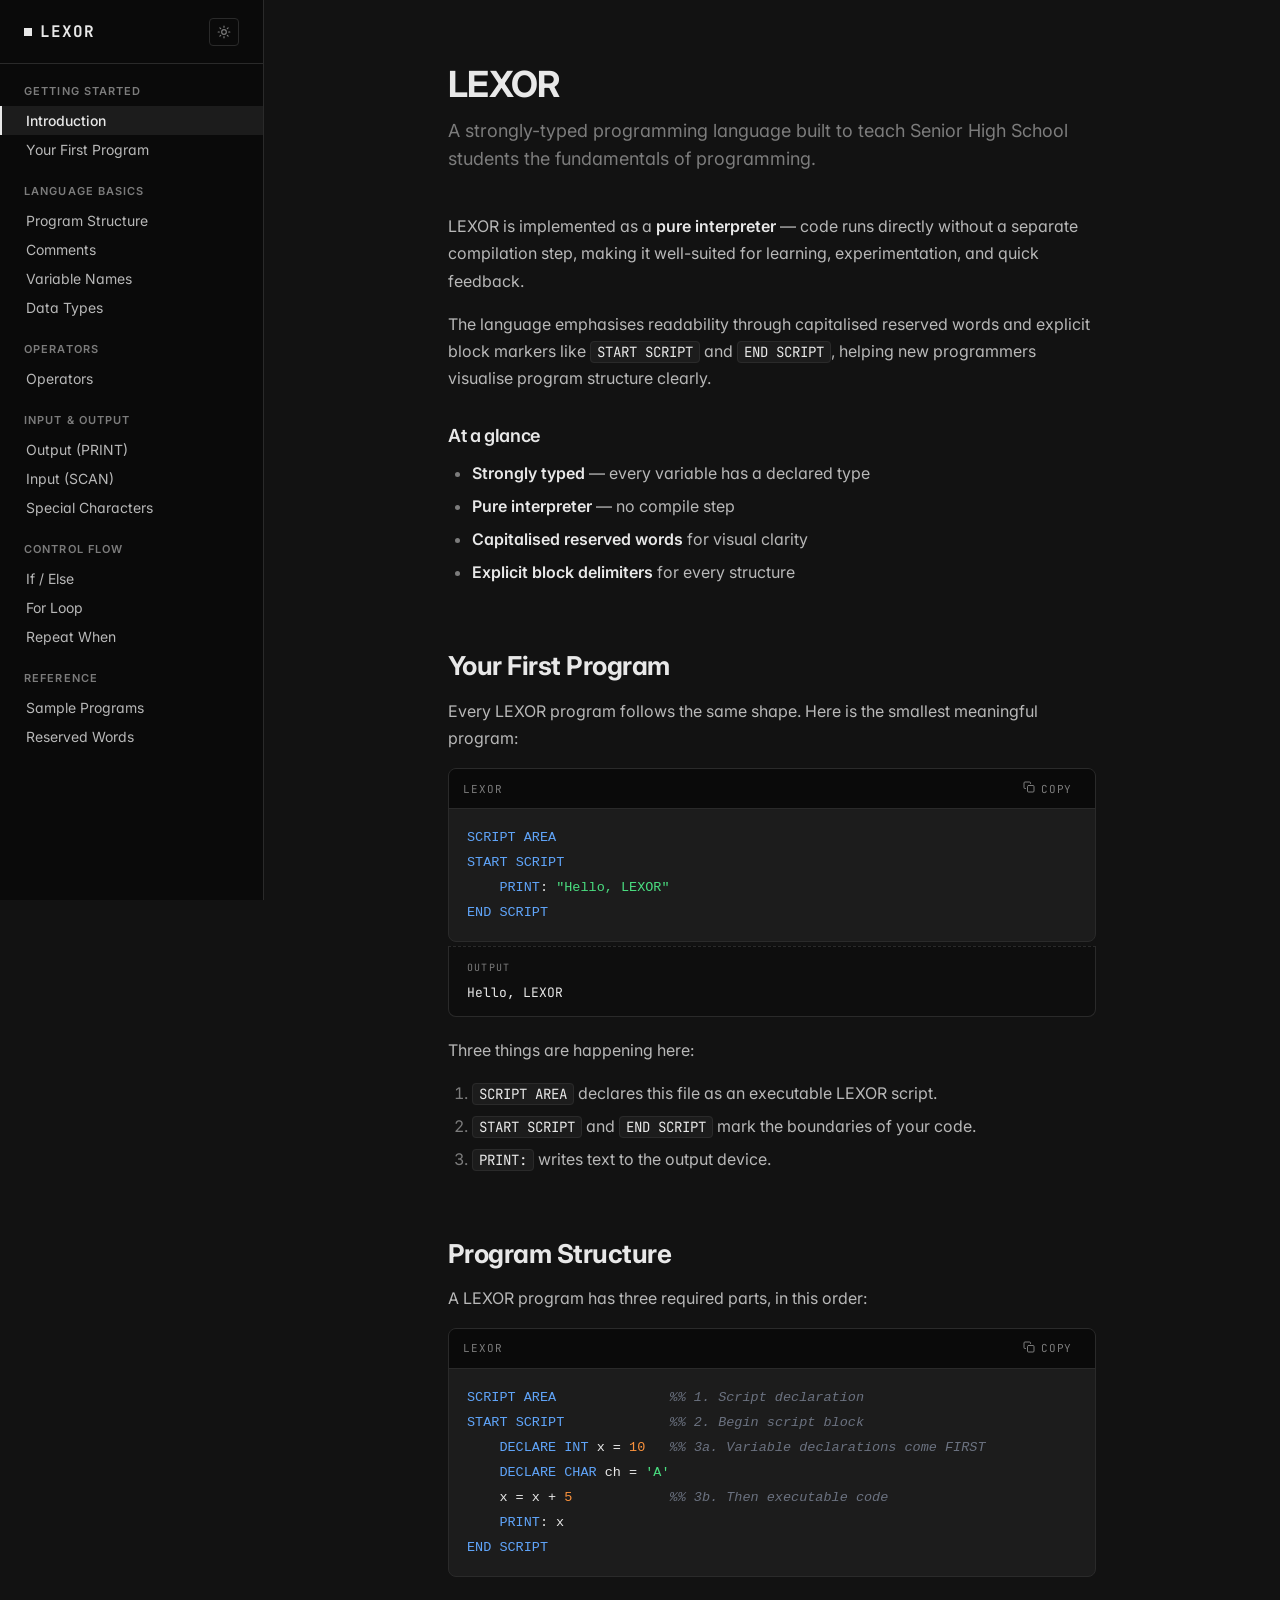
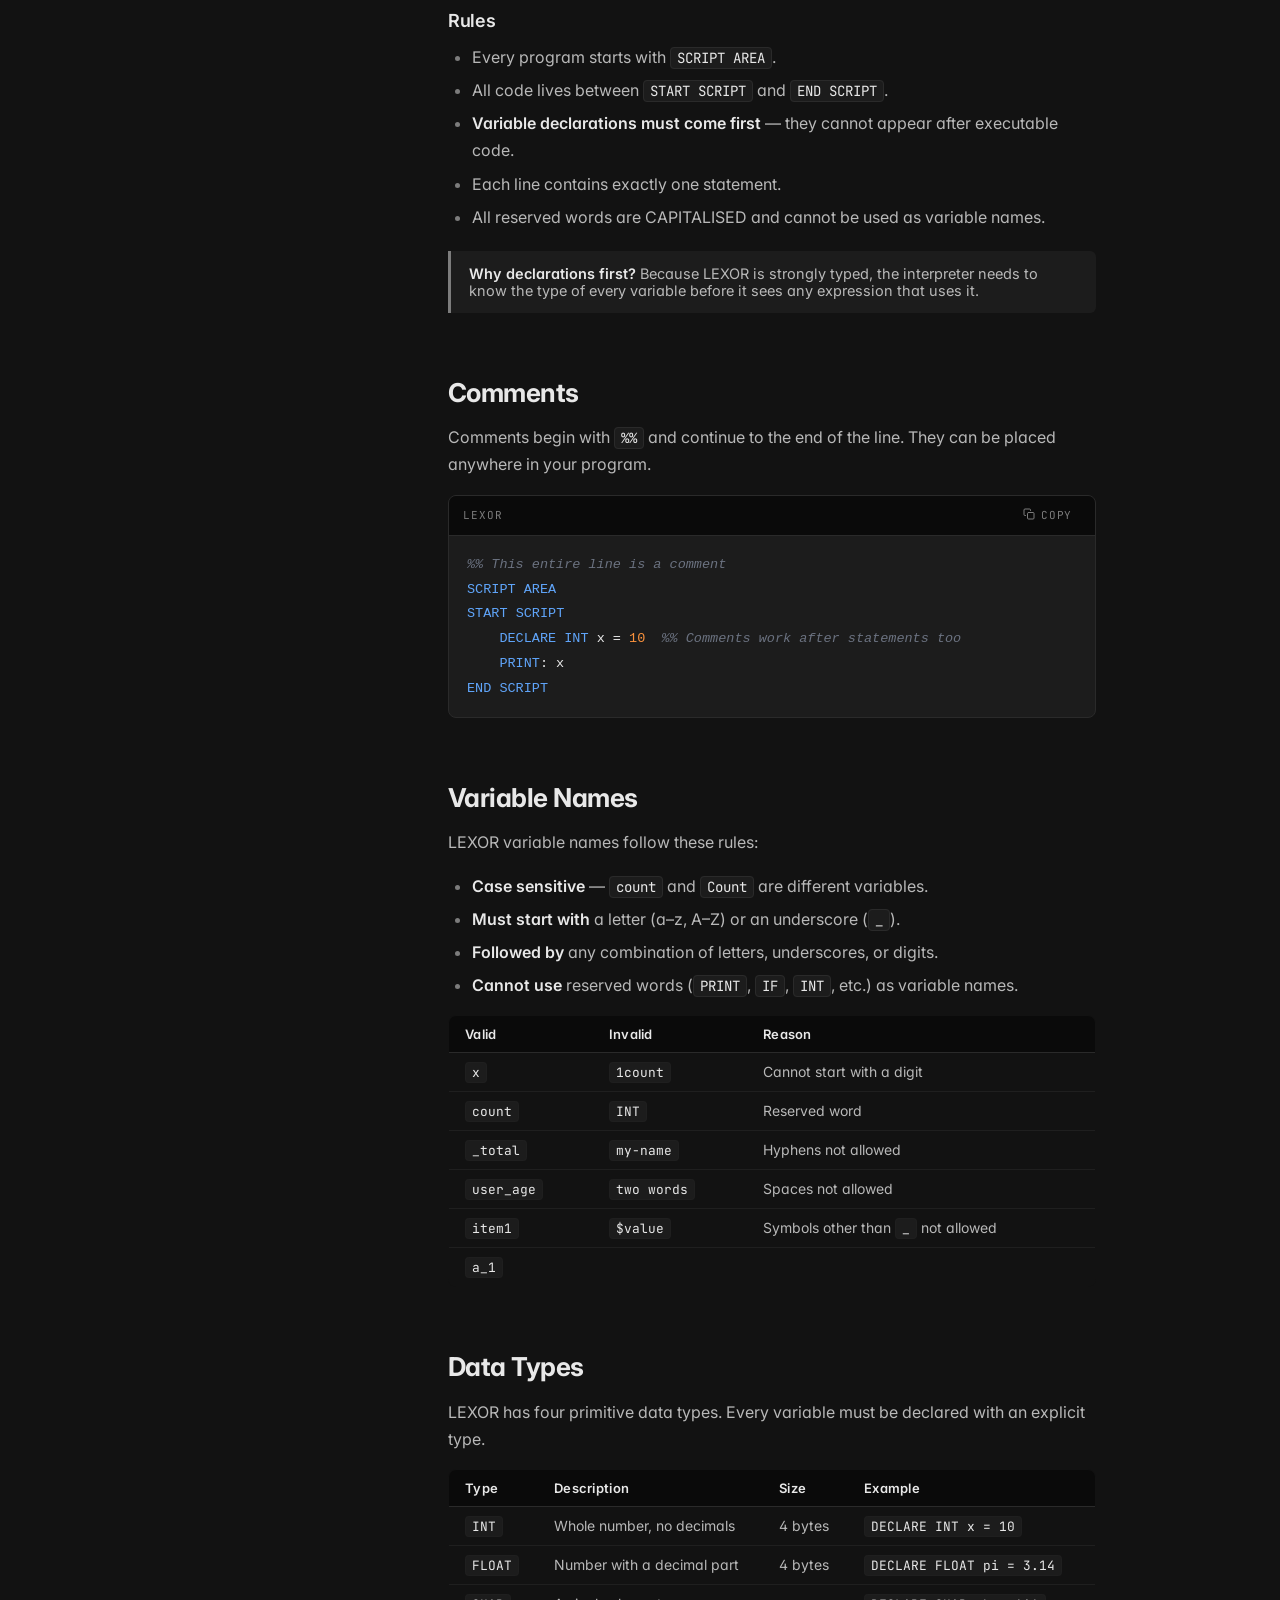
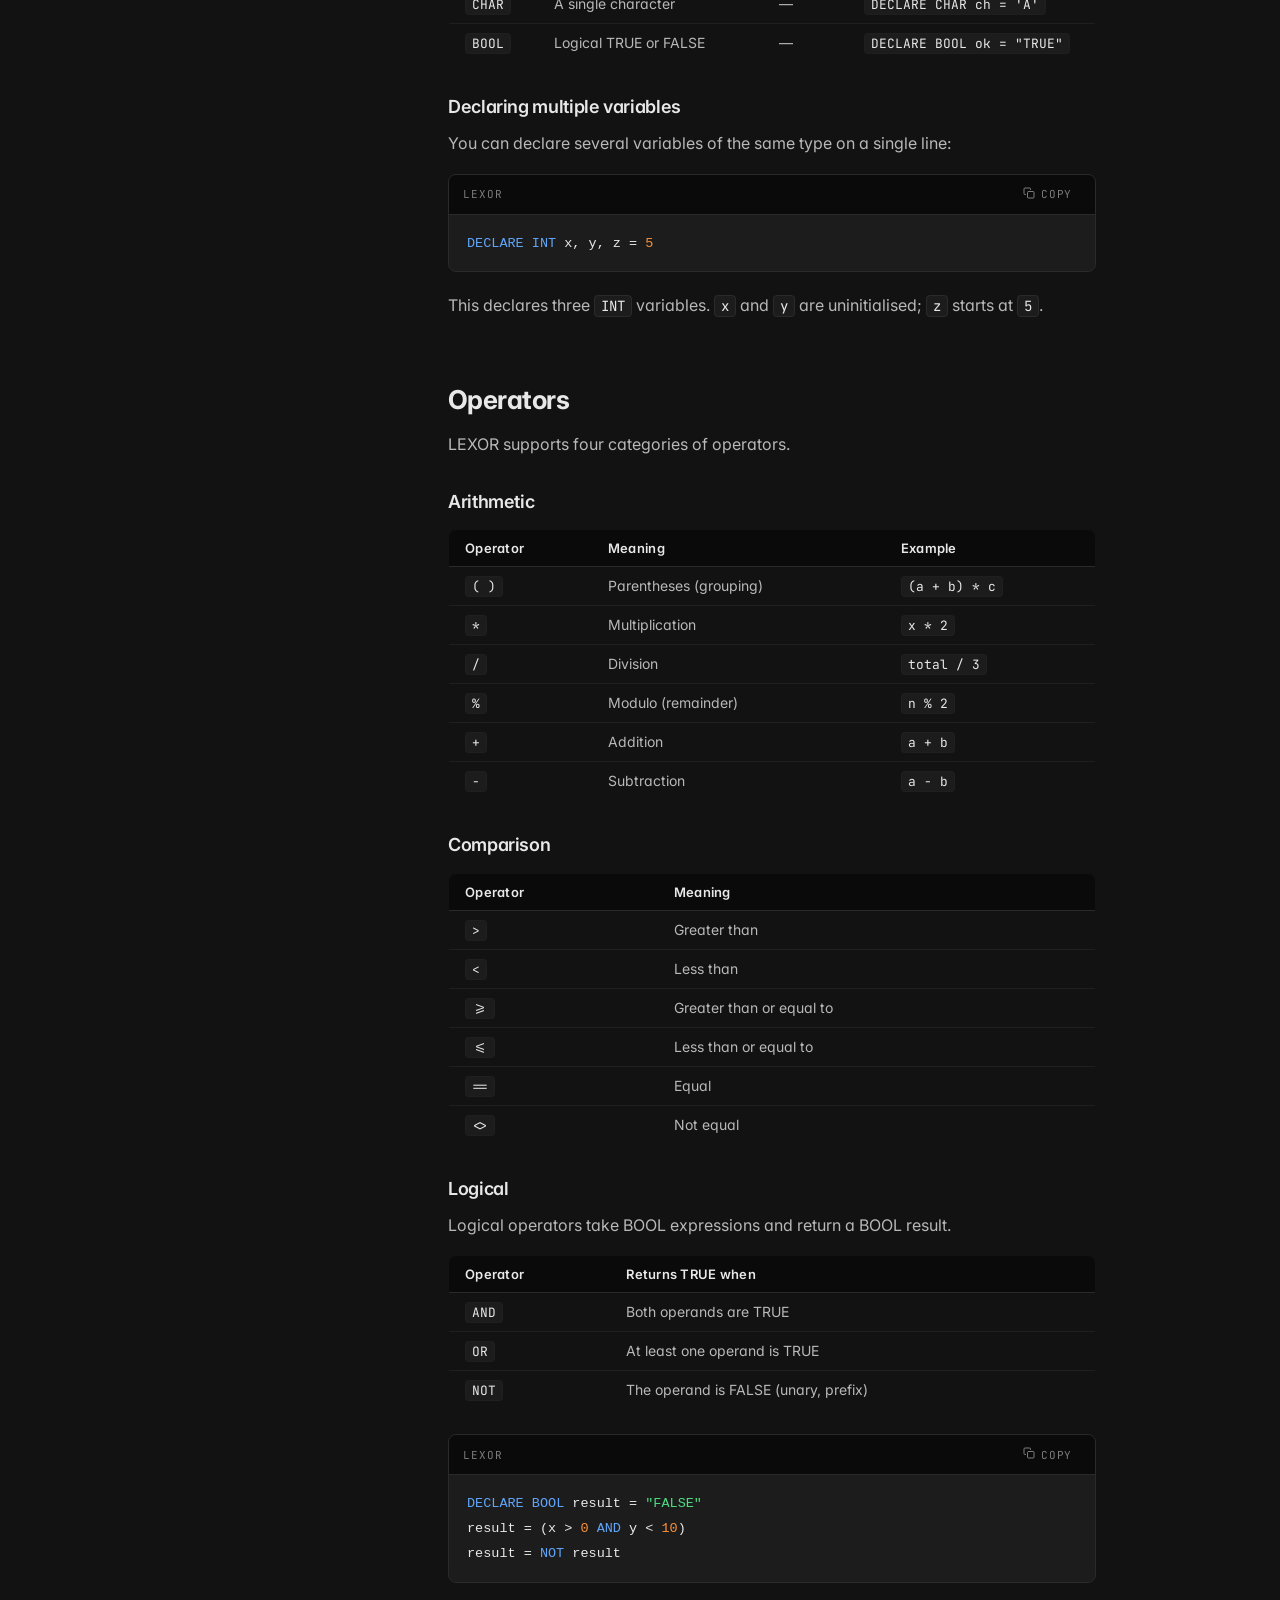
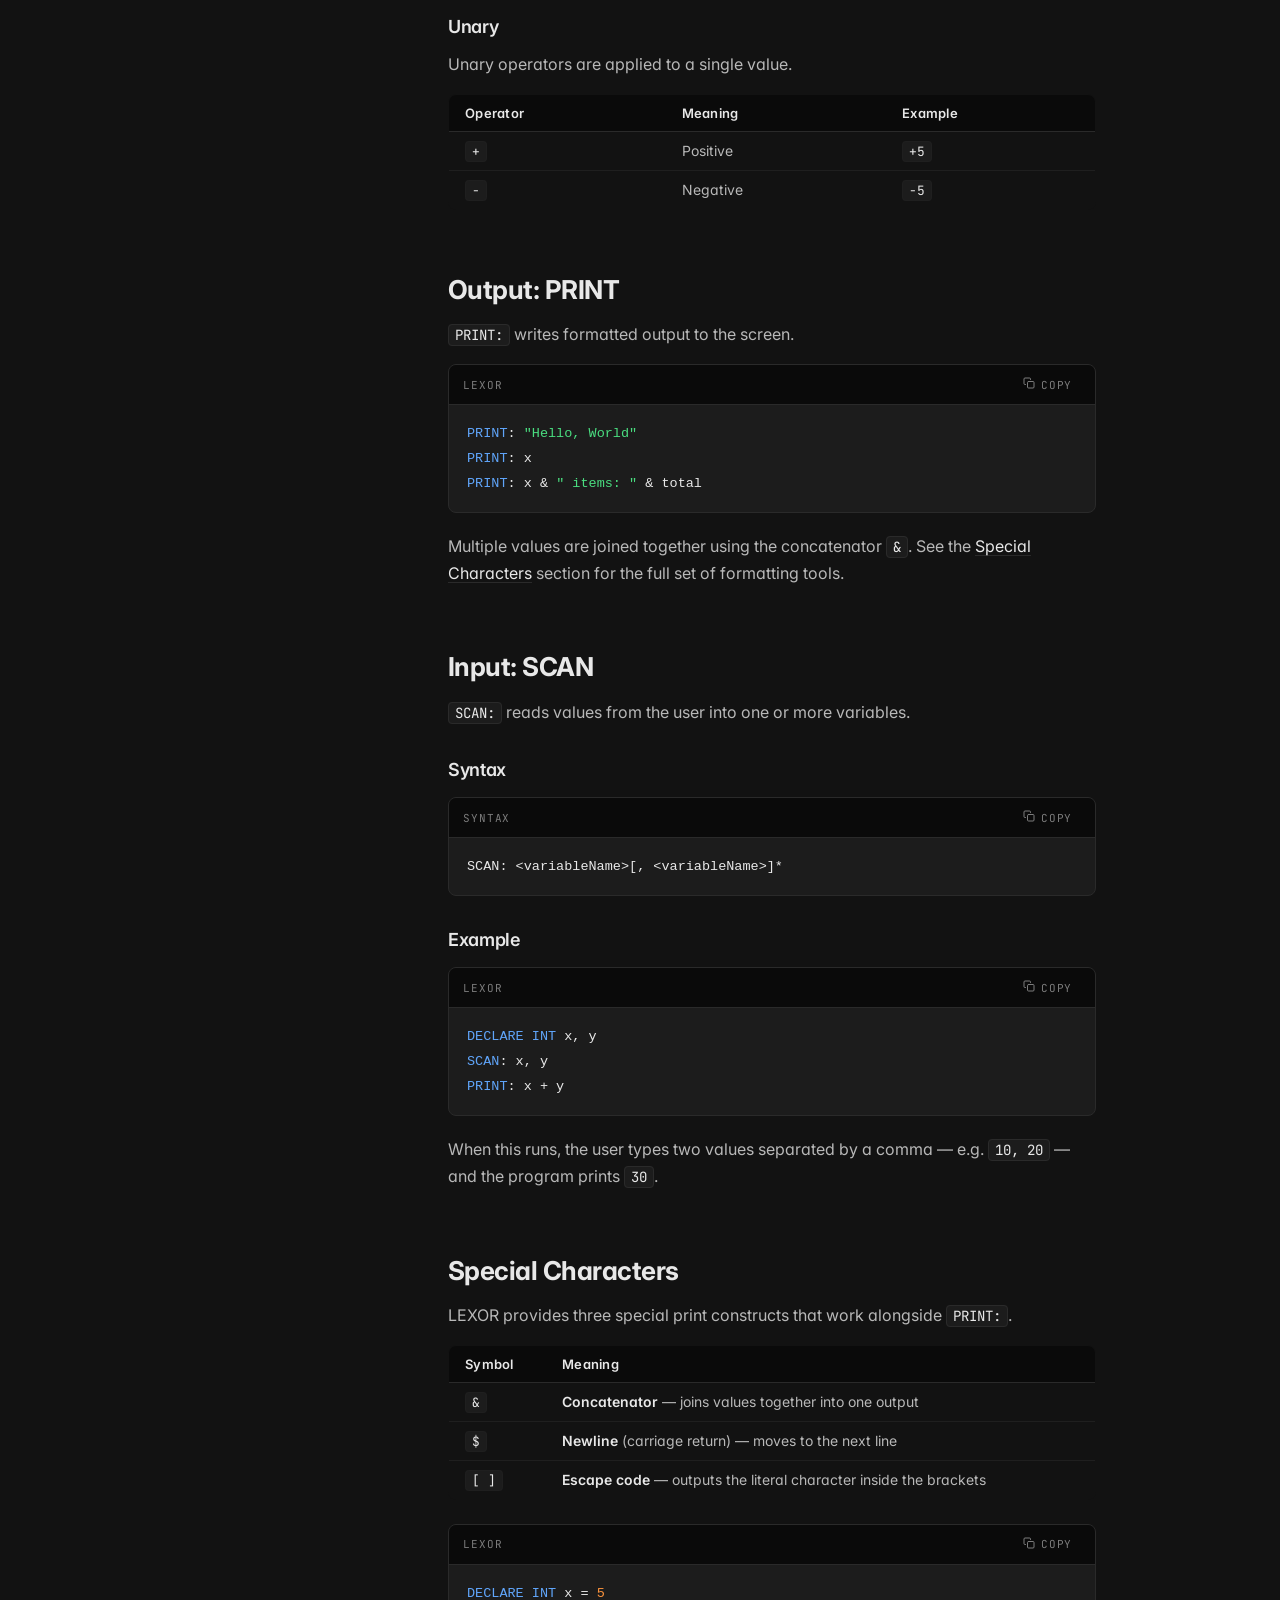
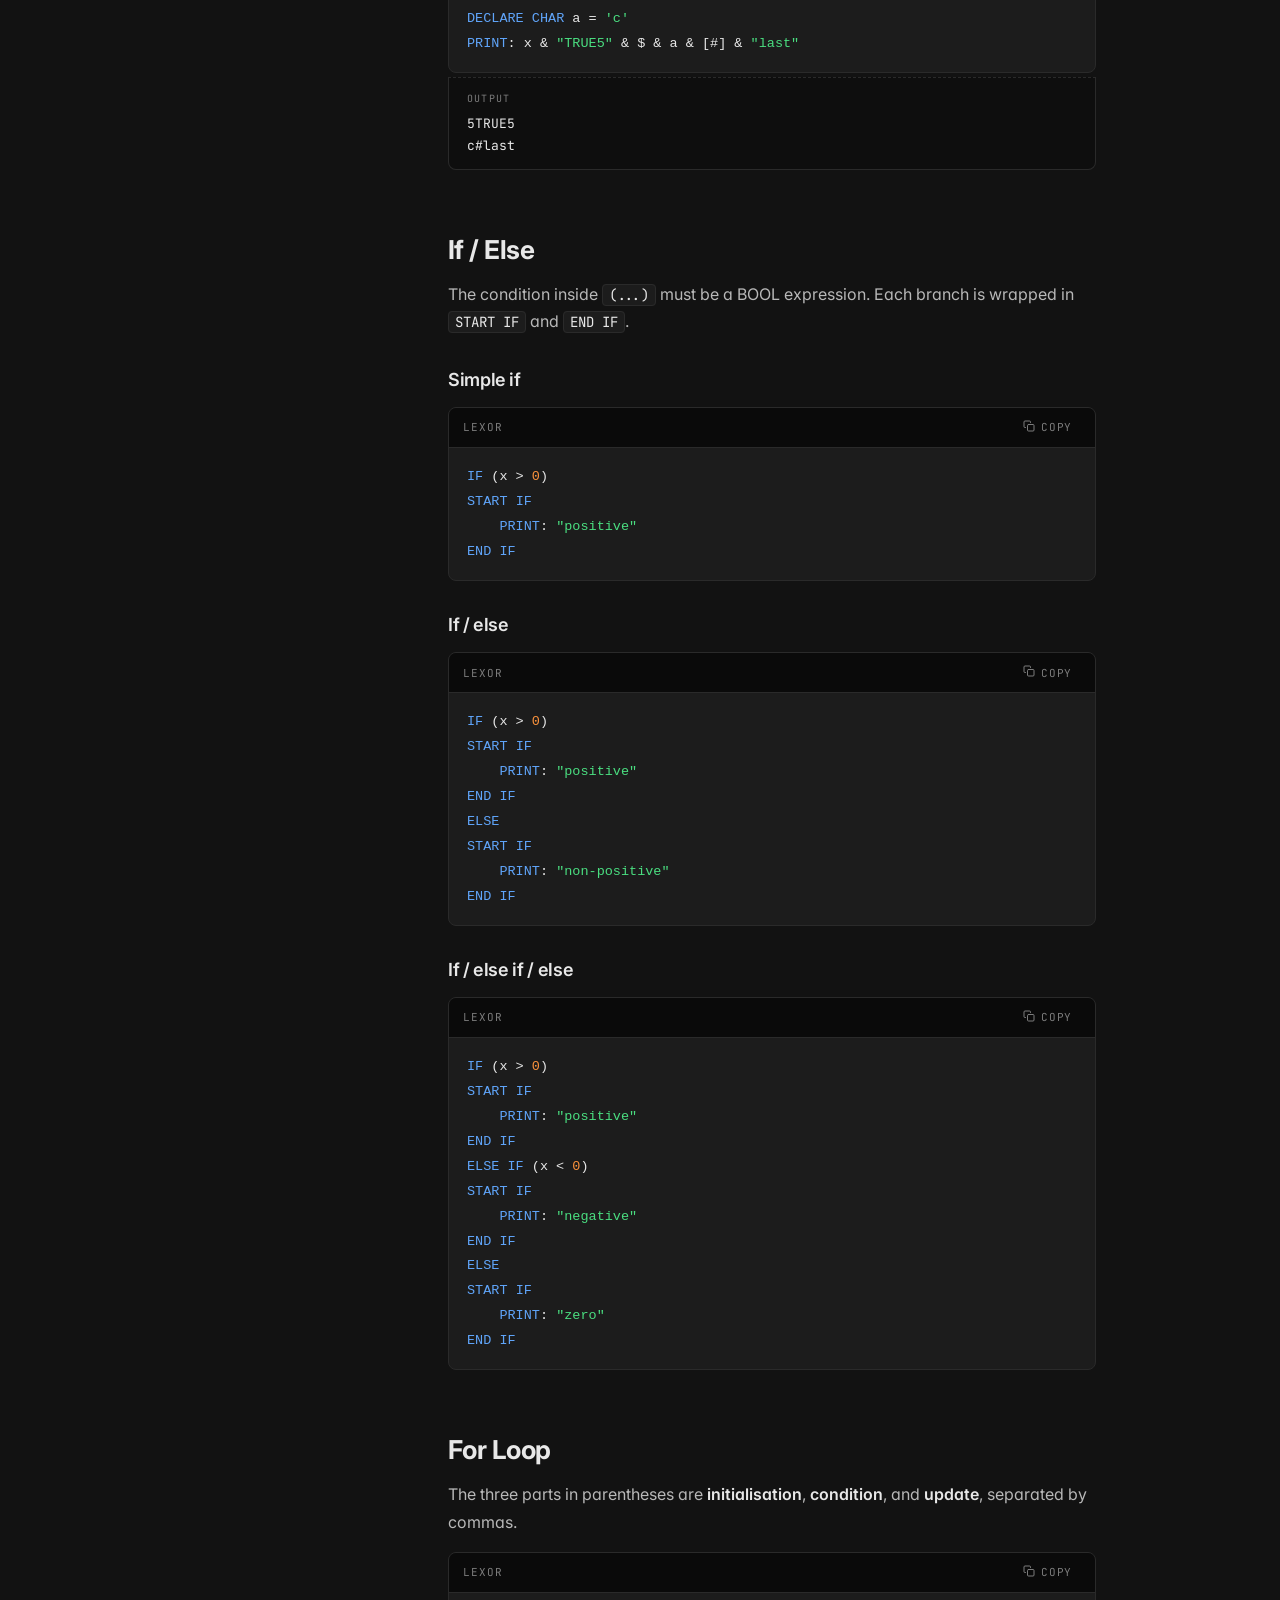
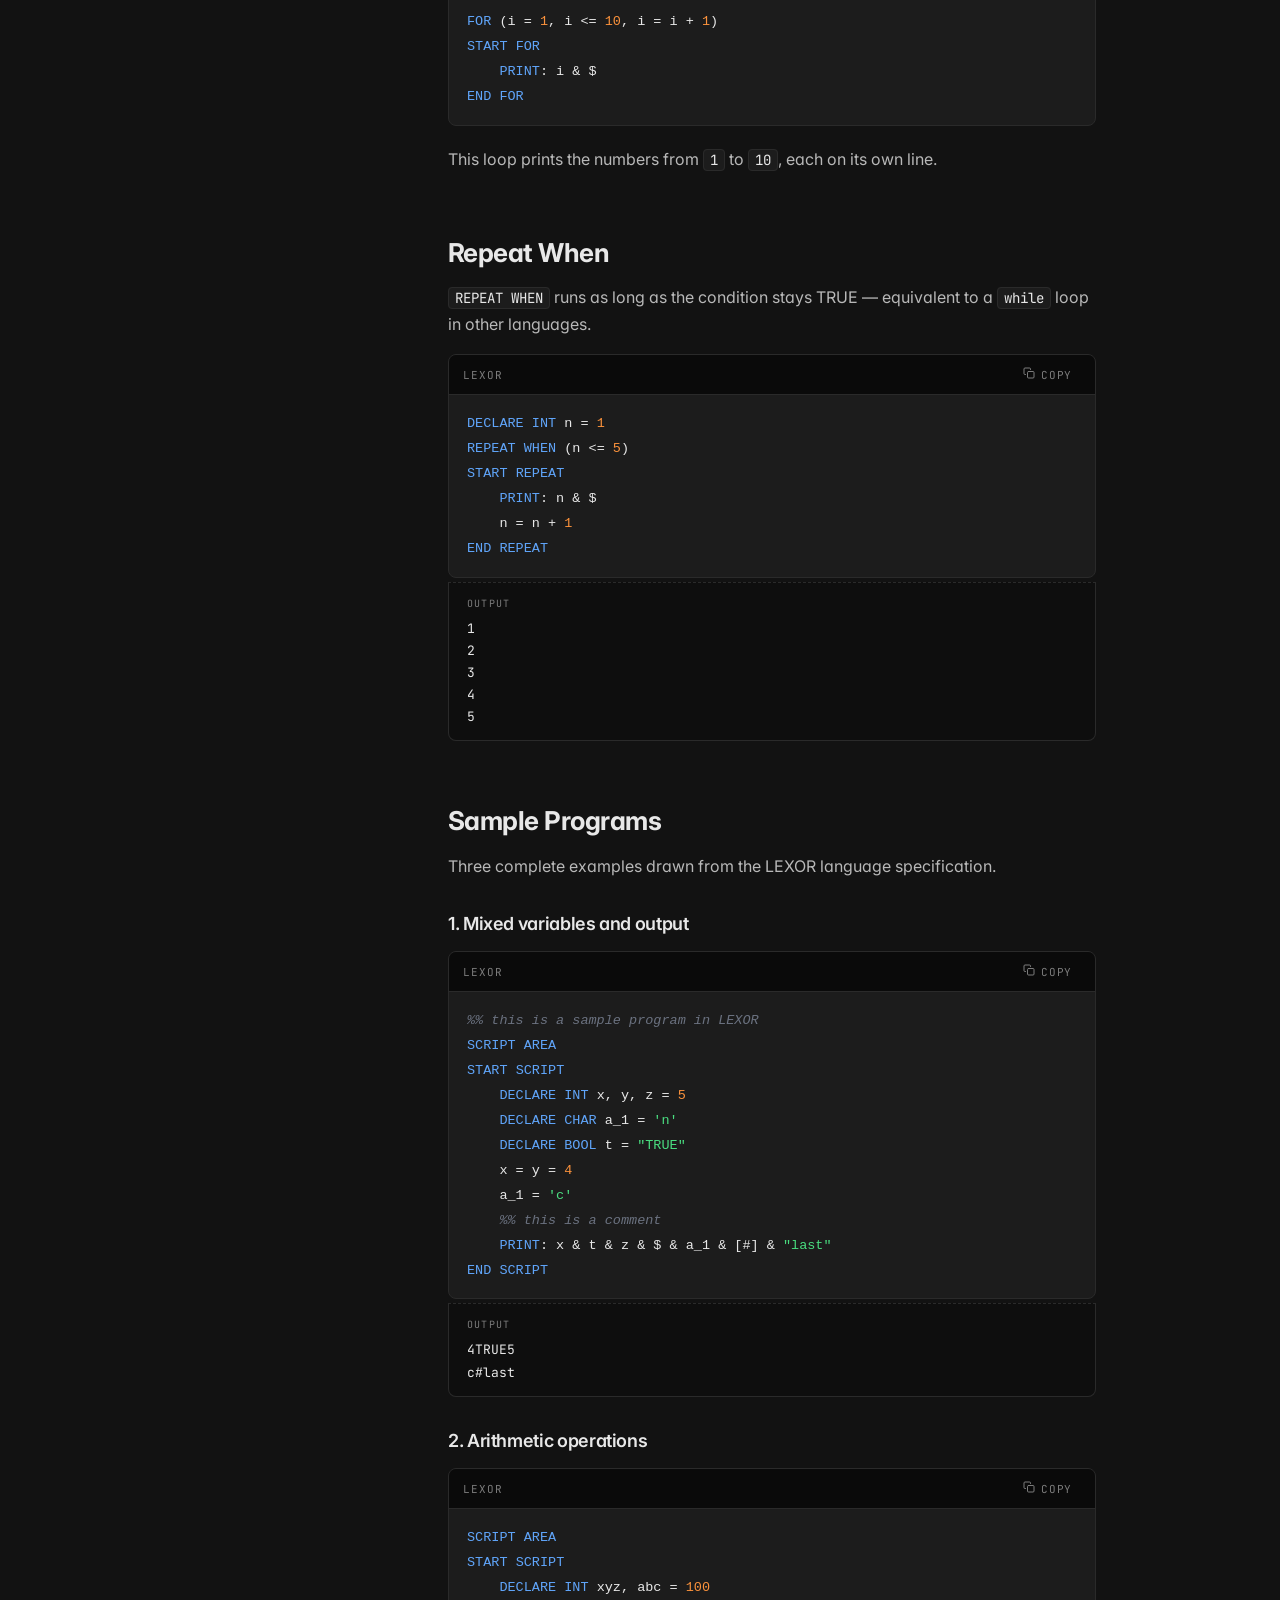
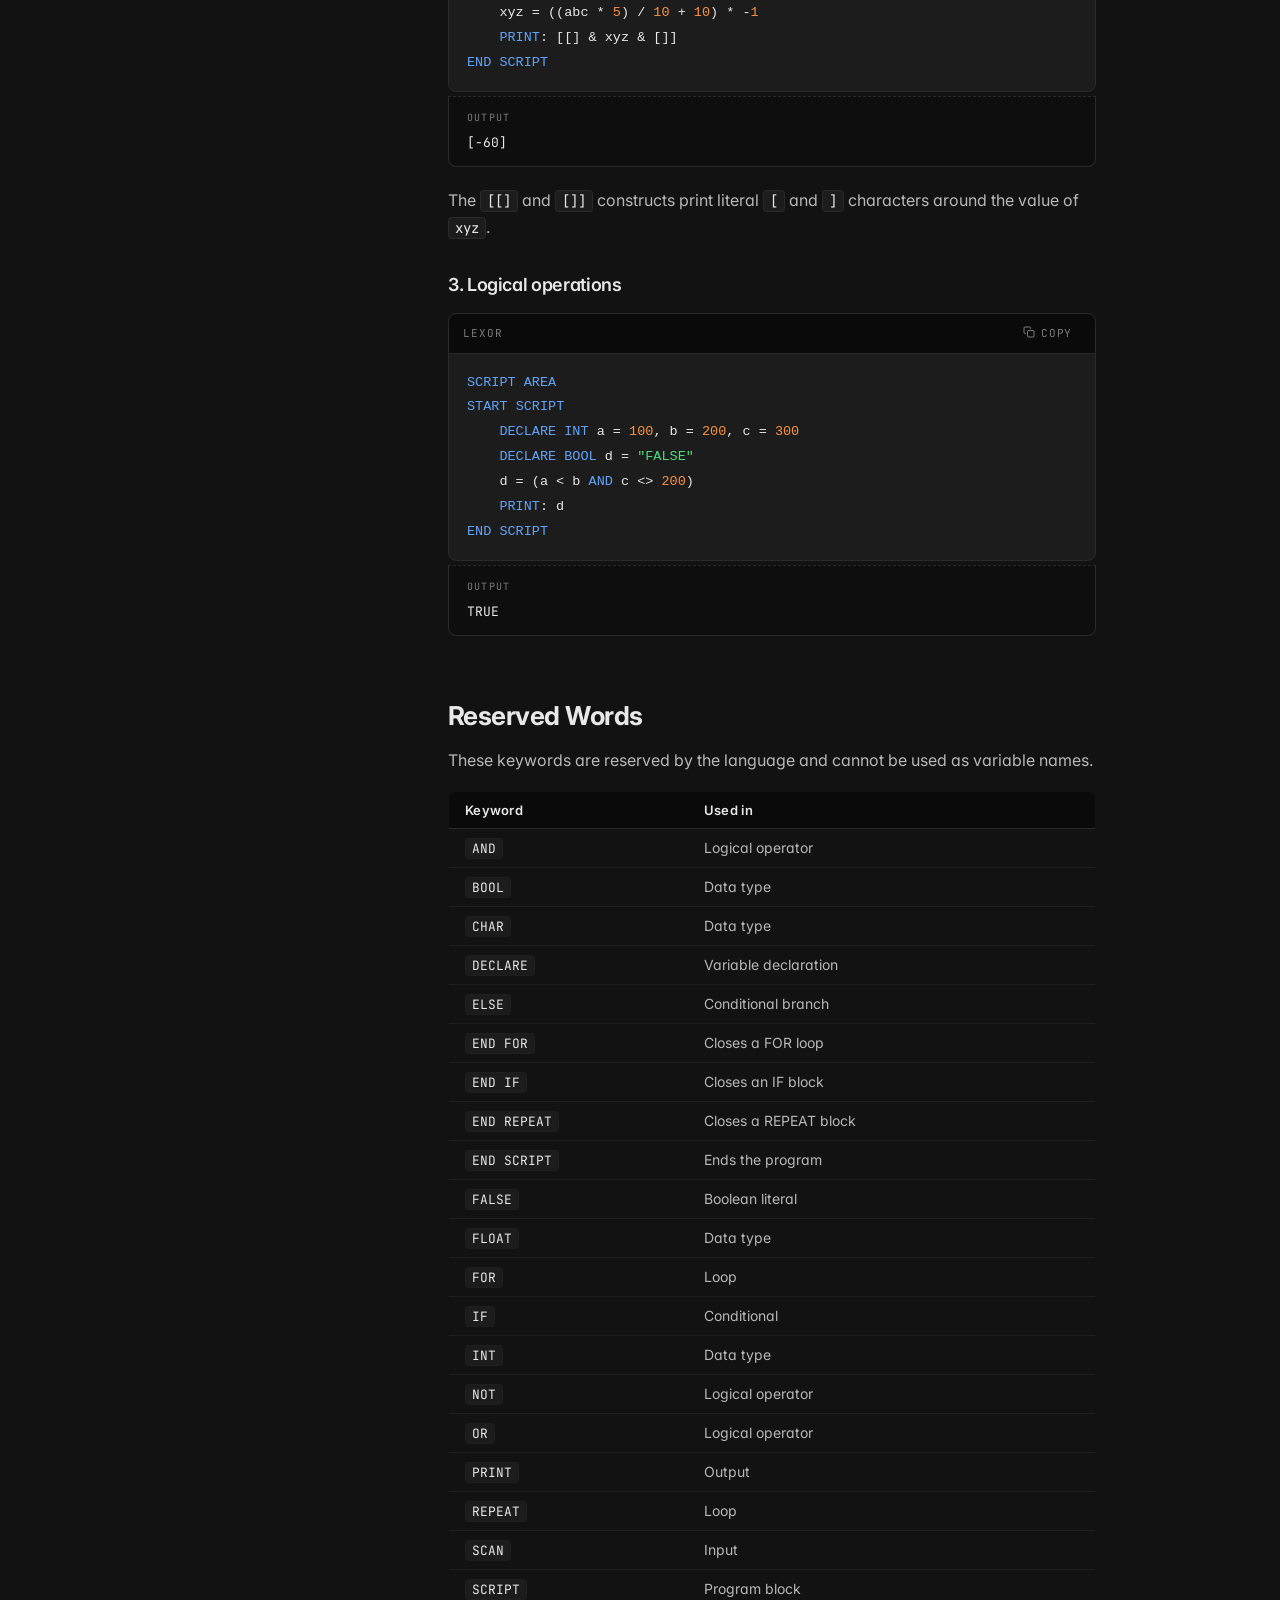
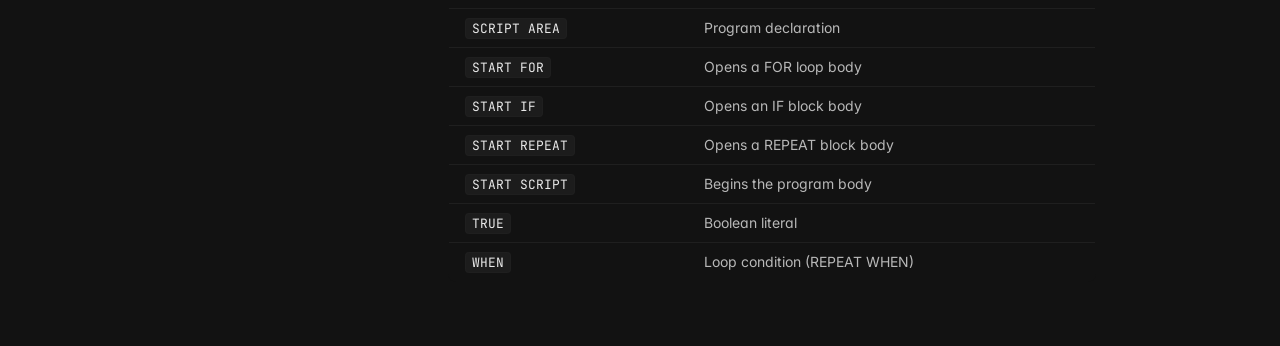
<file: wwwroot/pages/docs.html>
<!DOCTYPE html>
<html lang="en" data-theme="dark">

<head>
  <meta charset="UTF-8">
  <meta name="viewport" content="width=device-width, initial-scale=1.0">
  <meta name="description" content="LEXOR — Language Documentation. A strongly-typed teaching language built for Senior High School programmers.">
  <title>LEXOR — Documentation</title>

  <!-- Apply saved theme before paint -->
  <script>
    (function () {
      try {
        var t = localStorage.getItem('orphinel-theme');
        if (t === 'light' || t === 'dark') {
          document.documentElement.setAttribute('data-theme', t);
        }
      } catch (e) { /* ignore */ }
    })();
  </script>

  <!-- Inter for body, JetBrains Mono inherited from variables.css -->
  <link rel="preconnect" href="https://fonts.googleapis.com">
  <link rel="preconnect" href="https://fonts.gstatic.com" crossorigin>
  <link rel="stylesheet" href="https://fonts.googleapis.com/css2?family=Inter:wght@400;500;600;700&display=swap">
  <link rel="stylesheet" href="../assets/css/variables.css">

  <style>
/* ── Design Tokens ──
 * Shared variables for both landing page and editor.
 * Themes: data-theme="dark" (default, Soft Charcoal) | data-theme="light" (paper).
 * All colors should reference these tokens.
 */

@import url('https://fonts.googleapis.com/css2?family=Space+Grotesk:wght@700;800;900&family=JetBrains+Mono:wght@300;400;500;700&display=swap');

:root {
  /* ── Landing page palette (unchanged, theme-independent) ── */
  --black: #000000;
  --white: #ffffff;
  --grey-1: #111111;
  --grey-2: #1a1a1a;
  --grey-3: #333333;
  --grey-4: #666666;
  --grey-5: #999999;
  --grey-6: #cccccc;

  /* ── Typography ── */
  --font-display: 'Space Grotesk', sans-serif;
  --font-mono: 'JetBrains Mono', 'Fira Code', 'Courier New', monospace;

  /* ── Transitions ── */
  --ease-default: cubic-bezier(0.16, 1, 0.3, 1);
  --duration-fast: 0.15s;
  --duration-normal: 0.3s;
  --theme-transition: background-color 0.25s ease, color 0.25s ease, border-color 0.25s ease;
}

/* ── Dark theme — Matte Black (default)
 *  Lifted just past pure-black to avoid "halation" (text bloom on jet black),
 *  neutral undertone (no blue tint) for long-session comfort.
 *  #121212 is the Material Design recommended dark surface.
 */
:root,
[data-theme="dark"] {
  /* Surfaces */
  --bg-editor: #121212;
  --bg-output: #0e0e0e;
  --bg-header: #0a0a0a;
  --bg-elevated: #1c1c1c;

  /* Borders */
  --border: #2a2a2a;
  --border-light: #1f1f1f;

  /* Text — neutral greys, lifted out of pure-white / near-invisible ranges */
  --text-primary: #e8e8e8;   /* softer than pure white, no blue tint */
  --text-secondary: #b8b8b8;
  --text-muted: #7c7c7c;
  --text-dim: #5a5a5a;       /* lifted slightly to stay visible on matte black */
  --text-label: #6a6a6a;

  /* Accent (run button & highlights) */
  --accent: #e8e8e8;
  --accent-hover: #d0d0d0;
  --accent-active: #a8a8a8;
  --accent-fg: #0a0a0a;

  /* Selection (slight cool accent kept on purpose) */
  --selection-bg: #2d3a5a;

  /* Syntax highlighting — subtle, harmonized */
  --syntax-keyword: #c8a8e9;  /* soft lavender */
  --syntax-string:  #e0b378;  /* warm amber */
  --syntax-number:  #7fc4cc;  /* muted teal */
  --syntax-comment: #5c5c66;  /* dim grey, italic */
  --syntax-fn:      #d4b572;

  /* Status */
  --status-success: #87c55e;
  --status-warning: #e5c07b;
  --status-error:   #e06c6c;

  /* Scrollbar */
  --scrollbar-thumb: #2e2e2e;
  --scrollbar-thumb-hover: #3a3a3a;
}

/* ── Light theme — Clean White
 *  Pure white main surface, neutral cool-greys for hierarchy.
 *  No warm/cream/beige tones. Inspired by Linear, Notion, GitHub.
 */
[data-theme="light"] {
  /* Surfaces — all pure white, borders carry hierarchy */
  --bg-editor: #ffffff;
  --bg-output: #ffffff;
  --bg-header: #ffffff;
  --bg-elevated: #ffffff;

  /* Borders — neutral grey */
  --border: #e5e5e5;
  --border-light: #f0f0f0;

  /* Text — neutral grey scale (Tailwind neutral) */
  --text-primary: #171717;
  --text-secondary: #404040;
  --text-muted: #737373;
  --text-dim: #a3a3a3;
  --text-label: #525252;

  /* Accent — dark button on white */
  --accent: #171717;
  --accent-hover: #262626;
  --accent-active: #404040;
  --accent-fg: #ffffff;

  /* Selection — soft blue, common in light editors */
  --selection-bg: #bfdbfe;

  /* Syntax highlighting — tuned for pure white bg */
  --syntax-keyword: #7c3aed;  /* violet */
  --syntax-string:  #a8480a;  /* burnt orange */
  --syntax-number:  #0e7490;  /* deep teal */
  --syntax-comment: #9ca3af;  /* neutral grey */
  --syntax-fn:      #854d0e;  /* amber */

  /* Status */
  --status-success: #16803d;
  --status-warning: #a16207;
  --status-error:   #b91c1c;

  /* Scrollbar — neutral grey */
  --scrollbar-thumb: #d4d4d8;
  --scrollbar-thumb-hover: #a1a1aa;
}

/* ── CSS Reset ── */

*,
*::before,
*::after {
  margin: 0;
  padding: 0;
  box-sizing: border-box;
}

/* ── LEXOR Docs Page ── */

html, body {
  height: 100%;
  background: var(--bg-editor);
  color: var(--text-primary);
  font-family: 'Inter', -apple-system, BlinkMacSystemFont, 'Segoe UI', sans-serif;
  font-feature-settings: 'cv02', 'cv03', 'cv04', 'cv11';
  -webkit-font-smoothing: antialiased;
  -moz-osx-font-smoothing: grayscale;
  transition: var(--theme-transition);
}

body {
  display: flex;
  min-height: 100vh;
  overflow-x: hidden;
}

/* ──────────────────────────────────────────────────────
   Sidebar
   ────────────────────────────────────────────────────── */
.sidebar {
  width: 264px;
  height: 100vh;
  position: fixed;
  top: 0;
  left: 0;
  background: var(--bg-header);
  border-right: 1px solid var(--border);
  display: flex;
  flex-direction: column;
  overflow: hidden;
  transition: var(--theme-transition);
  z-index: 50;
}

.sidebar-header {
  height: 64px;
  display: flex;
  align-items: center;
  justify-content: space-between;
  padding: 0 24px;
  border-bottom: 1px solid var(--border);
  flex-shrink: 0;
}

.sidebar-logo {
  font-family: var(--font-mono);
  font-size: 16px;
  font-weight: 700;
  letter-spacing: 0.06em;
  color: var(--text-primary);
  text-decoration: none;
  display: flex;
  align-items: center;
  gap: 8px;
}

.sidebar-logo::before {
  content: '';
  width: 8px;
  height: 8px;
  background: var(--text-primary);
  display: inline-block;
}

.theme-toggle {
  display: inline-flex;
  align-items: center;
  justify-content: center;
  width: 30px;
  height: 28px;
  background: transparent;
  border: 1px solid var(--border);
  color: var(--text-muted);
  cursor: pointer;
  padding: 0;
  border-radius: 4px;
  transition: color 0.15s, border-color 0.15s, background 0.15s;
}
.theme-toggle:hover {
  color: var(--text-primary);
  border-color: var(--text-muted);
}
.theme-toggle svg { width: 14px; height: 14px; display: block; }

.sidebar-nav {
  flex: 1;
  overflow-y: auto;
  padding: 20px 0 32px;
}

.sidebar-nav::-webkit-scrollbar { width: 6px; }
.sidebar-nav::-webkit-scrollbar-track { background: transparent; }
.sidebar-nav::-webkit-scrollbar-thumb { background: var(--scrollbar-thumb); border-radius: 3px; }
.sidebar-nav::-webkit-scrollbar-thumb:hover { background: var(--scrollbar-thumb-hover); }

.nav-group {
  margin-bottom: 20px;
}

.nav-group-title {
  font-size: 11px;
  font-weight: 600;
  letter-spacing: 0.1em;
  text-transform: uppercase;
  color: var(--text-muted);
  padding: 0 24px;
  margin-bottom: 8px;
  user-select: none;
}

.nav-group ul {
  list-style: none;
  padding: 0;
  margin: 0;
}

.nav-group li a {
  display: block;
  padding: 6px 24px;
  font-size: 14px;
  color: var(--text-secondary);
  text-decoration: none;
  border-left: 2px solid transparent;
  transition: color 0.15s, border-color 0.15s, background 0.15s;
}

.nav-group li a:hover {
  color: var(--text-primary);
  background: var(--bg-elevated);
}

.nav-group li a.active {
  color: var(--text-primary);
  border-left-color: var(--text-primary);
  font-weight: 500;
  background: var(--bg-elevated);
}

/* ──────────────────────────────────────────────────────
   Mobile sidebar toggle
   ────────────────────────────────────────────────────── */
.sidebar-toggle {
  position: fixed;
  top: 14px;
  left: 14px;
  width: 36px;
  height: 36px;
  background: var(--bg-elevated);
  border: 1px solid var(--border);
  color: var(--text-primary);
  border-radius: 6px;
  cursor: pointer;
  display: none;
  align-items: center;
  justify-content: center;
  z-index: 100;
  padding: 0;
}

.sidebar-toggle svg { width: 18px; height: 18px; }

.sidebar-backdrop {
  position: fixed;
  inset: 0;
  background: rgba(0, 0, 0, 0.5);
  opacity: 0;
  pointer-events: none;
  transition: opacity 0.2s;
  z-index: 40;
}

/* ──────────────────────────────────────────────────────
   Main content
   ────────────────────────────────────────────────────── */
.docs-main {
  flex: 1;
  min-width: 0;
  margin-left: 264px; /* make room for the fixed sidebar */
}

.docs-content {
  max-width: 760px;
  padding: 64px 56px 120px;
  margin: 0 auto;
}

/* Typography */
.docs-content h1,
.docs-content h2,
.docs-content h3 {
  color: var(--text-primary);
  font-weight: 700;
  letter-spacing: -0.02em;
  scroll-margin-top: 24px;
}

.docs-content h1 {
  font-size: 36px;
  line-height: 1.15;
  margin: 0 0 12px;
}

.docs-content h1 + .lead {
  font-size: 18px;
  line-height: 1.55;
  color: var(--text-muted);
  margin: 0 0 40px;
  font-weight: 400;
}

.docs-content h2 {
  font-size: 26px;
  line-height: 1.2;
  margin: 56px 0 16px;
  padding-top: 8px;
}

.docs-content h3 {
  font-size: 18px;
  line-height: 1.3;
  margin: 32px 0 12px;
  font-weight: 600;
}

.docs-content > section + section {
  margin-top: 8px;
}

.docs-content p,
.docs-content ul,
.docs-content ol {
  font-size: 16px;
  line-height: 1.7;
  color: var(--text-secondary);
  margin: 0 0 16px;
}

.docs-content ul,
.docs-content ol {
  padding-left: 24px;
}

.docs-content li { margin-bottom: 6px; }

.docs-content li::marker { color: var(--text-muted); }

.docs-content strong {
  color: var(--text-primary);
  font-weight: 600;
}

.docs-content a {
  color: var(--text-primary);
  text-decoration: underline;
  text-decoration-color: var(--border);
  text-underline-offset: 3px;
  transition: text-decoration-color 0.15s;
}
.docs-content a:hover { text-decoration-color: var(--text-primary); }

/* Inline code */
.docs-content :not(pre) > code {
  font-family: var(--font-mono);
  font-size: 0.88em;
  background: var(--bg-elevated);
  border: 1px solid var(--border);
  padding: 1px 6px;
  border-radius: 4px;
  color: var(--text-primary);
  white-space: nowrap;
}

/* ──────────────────────────────────────────────────────
   Code blocks
   ────────────────────────────────────────────────────── */
.code-block {
  position: relative;
  margin: 16px 0 20px;
  background: var(--bg-elevated);
  border: 1px solid var(--border);
  border-radius: 8px;
  overflow: hidden;
}

.code-block-header {
  display: flex;
  align-items: center;
  justify-content: space-between;
  padding: 8px 14px;
  background: var(--bg-header);
  border-bottom: 1px solid var(--border);
  font-family: var(--font-mono);
  font-size: 11px;
  letter-spacing: 0.08em;
  text-transform: uppercase;
  color: var(--text-muted);
  user-select: none;
}

.code-copy {
  display: inline-flex;
  align-items: center;
  gap: 6px;
  background: transparent;
  border: 1px solid transparent;
  color: var(--text-muted);
  font-family: var(--font-mono);
  font-size: 11px;
  letter-spacing: 0.06em;
  padding: 3px 8px;
  border-radius: 4px;
  cursor: pointer;
  transition: color 0.15s, background 0.15s, border-color 0.15s;
  text-transform: uppercase;
}
.code-copy:hover {
  color: var(--text-primary);
  border-color: var(--border);
}
.code-copy.copied { color: var(--status-success); border-color: var(--status-success); }
.code-copy svg { width: 12px; height: 12px; }

.code-block pre {
  margin: 0;
  padding: 16px 18px;
  overflow-x: auto;
  font-family: var(--font-mono);
  font-size: 13.5px;
  line-height: 1.7;
  color: var(--text-primary);
  white-space: pre;
  tab-size: 2;
}

.code-block pre::-webkit-scrollbar { height: 8px; }
.code-block pre::-webkit-scrollbar-track { background: transparent; }
.code-block pre::-webkit-scrollbar-thumb { background: var(--scrollbar-thumb); border-radius: 4px; }

/* Output box */
.output-box {
  margin: -8px 0 20px;
  background: var(--bg-output);
  border: 1px solid var(--border);
  border-top: none;
  border-radius: 0 0 8px 8px;
  padding: 12px 18px;
  font-family: var(--font-mono);
  font-size: 13px;
  line-height: 1.7;
  color: var(--text-primary);
  white-space: pre;
  overflow-x: auto;
  position: relative;
}
.output-box::before {
  content: 'OUTPUT';
  display: block;
  font-size: 10px;
  letter-spacing: 0.12em;
  color: var(--text-muted);
  margin-bottom: 6px;
  font-family: var(--font-mono);
}

/* Output box right after a code block — pull it tight */
.code-block + .output-box {
  margin-top: -16px;
  border-radius: 0 0 8px 8px;
  border-top: 1px dashed var(--border);
}

/* Syntax tokens (reuse editor palette via tokens) */
.tok-keyword { color: var(--token-keyword); font-weight: 500; }
.tok-string  { color: var(--token-string); }
.tok-number  { color: var(--token-number); }
.tok-comment { color: var(--token-comment); font-style: italic; }
.tok-fn      { color: var(--token-identifier); }

/* ──────────────────────────────────────────────────────
   Tables
   ────────────────────────────────────────────────────── */
.docs-content table {
  width: 100%;
  border-collapse: collapse;
  margin: 16px 0 24px;
  font-size: 14px;
  background: var(--bg-editor);
  border: 1px solid var(--border);
  border-radius: 8px;
  overflow: hidden;
}

.docs-content thead {
  background: var(--bg-header);
}

.docs-content th {
  text-align: left;
  padding: 10px 16px;
  color: var(--text-primary);
  font-weight: 600;
  font-size: 13px;
  letter-spacing: 0.02em;
  border-bottom: 1px solid var(--border);
}

.docs-content td {
  padding: 10px 16px;
  border-top: 1px solid var(--border-light);
  color: var(--text-secondary);
  vertical-align: top;
}

.docs-content tr:first-child td { border-top: none; }

.docs-content td code {
  font-family: var(--font-mono);
  font-size: 0.92em;
  color: var(--text-primary);
  background: var(--bg-elevated);
  padding: 1px 6px;
  border-radius: 4px;
  border: 1px solid var(--border-light);
  white-space: nowrap;
}

/* ──────────────────────────────────────────────────────
   Callouts
   ────────────────────────────────────────────────────── */
.callout {
  margin: 20px 0;
  padding: 14px 18px;
  background: var(--bg-elevated);
  border-left: 3px solid var(--text-muted);
  border-radius: 0 6px 6px 0;
  font-size: 14.5px;
  color: var(--text-secondary);
}
.callout strong { color: var(--text-primary); }

/* ──────────────────────────────────────────────────────
   Footer in docs
   ────────────────────────────────────────────────────── */
.docs-footer {
  margin-top: 80px;
  padding-top: 24px;
  border-top: 1px solid var(--border);
  display: flex;
  justify-content: space-between;
  align-items: center;
  color: var(--text-muted);
  font-size: 13px;
  font-family: var(--font-mono);
  letter-spacing: 0.04em;
}
.docs-footer a {
  color: var(--text-muted);
  text-decoration: none;
  transition: color 0.15s;
}
.docs-footer a:hover { color: var(--text-primary); }

/* ──────────────────────────────────────────────────────
   Responsive — sidebar collapses below 920px
   ────────────────────────────────────────────────────── */
@media (max-width: 920px) {
  .sidebar-toggle {
    display: inline-flex;
    transition: opacity 0.2s ease, transform 0.2s ease;
  }
  .sidebar {
    transform: translateX(-100%);
    transition: transform 0.25s ease, var(--theme-transition);
    box-shadow: 0 8px 32px rgba(0, 0, 0, 0.3);
  }
  body.sidebar-open .sidebar { transform: translateX(0); }
  body.sidebar-open .sidebar-backdrop { opacity: 1; pointer-events: auto; }

  /* Hide the burger when the drawer is open so it doesn't cover the LEXOR logo.
     User can close the drawer by tapping the backdrop or any sidebar link. */
  body.sidebar-open .sidebar-toggle {
    opacity: 0;
    transform: scale(0.9);
    pointer-events: none;
  }

  /* Sidebar becomes a drawer below 920px — main fills full width */
  .docs-main { margin-left: 0; }
  .docs-content { padding: 64px 24px 80px; }
}

@media (max-width: 600px) {
  .docs-content h1 { font-size: 30px; }
  .docs-content h1 + .lead { font-size: 16px; margin-bottom: 32px; }
  .docs-content h2 { font-size: 22px; margin-top: 44px; }
  .docs-content { padding: 56px 18px 64px; }
  .code-block pre { font-size: 12.5px; }
}

</style>
<style>
.ha-img-placeholder{display:flex;align-items:center;justify-content:center;flex-direction:column;gap:6px;background:#f4f4f5;border:1px dashed #d4d4d8;border-radius:8px;color:#71717a;font-size:12px;font-family:system-ui,sans-serif;min-height:80px;padding:16px;box-sizing:border-box;animation:ha-img-pulse 1.5s ease-in-out infinite}
.ha-img-placeholder.ha-failed{animation:none;opacity:.7}
@keyframes ha-img-pulse{0%,100%{opacity:1}50%{opacity:.5}}
@media(prefers-color-scheme:dark){.ha-img-placeholder{background:#27272a;border-color:#3f3f46;color:#a1a1aa}}
</style>
</head>

<body>

  <!-- Mobile sidebar toggle -->
  <button class="sidebar-toggle" id="sidebarToggle" type="button" aria-label="Toggle navigation">
    <svg viewBox="0 0 24 24" fill="none" stroke="currentColor" stroke-width="2" stroke-linecap="round" stroke-linejoin="round">
      <line x1="3" y1="6" x2="21" y2="6"/>
      <line x1="3" y1="12" x2="21" y2="12"/>
      <line x1="3" y1="18" x2="21" y2="18"/>
    </svg>
  </button>
  <div class="sidebar-backdrop" id="sidebarBackdrop"></div>

  <!-- Sidebar -->
  <aside class="sidebar">
    <div class="sidebar-header">
      <a class="sidebar-logo" href="#">LEXOR</a>
      <button class="theme-toggle" id="themeToggle" type="button" aria-label="Toggle color theme" title="Toggle theme">
        <svg id="themeIcon" viewBox="0 0 24 24" fill="none" stroke="currentColor" stroke-width="2" stroke-linecap="round" stroke-linejoin="round">
          <path d="M21 12.79A9 9 0 1 1 11.21 3 7 7 0 0 0 21 12.79z"/>
        </svg>
      </button>
    </div>

    <nav class="sidebar-nav">
      <div class="nav-group">
        <div class="nav-group-title">Getting Started</div>
        <ul>
          <li><a href="#introduction">Introduction</a></li>
          <li><a href="#first-program">Your First Program</a></li>
        </ul>
      </div>

      <div class="nav-group">
        <div class="nav-group-title">Language Basics</div>
        <ul>
          <li><a href="#program-structure">Program Structure</a></li>
          <li><a href="#comments">Comments</a></li>
          <li><a href="#variables">Variable Names</a></li>
          <li><a href="#data-types">Data Types</a></li>
        </ul>
      </div>

      <div class="nav-group">
        <div class="nav-group-title">Operators</div>
        <ul>
          <li><a href="#operators">Operators</a></li>
        </ul>
      </div>

      <div class="nav-group">
        <div class="nav-group-title">Input & Output</div>
        <ul>
          <li><a href="#output">Output (PRINT)</a></li>
          <li><a href="#input">Input (SCAN)</a></li>
          <li><a href="#special-characters">Special Characters</a></li>
        </ul>
      </div>

      <div class="nav-group">
        <div class="nav-group-title">Control Flow</div>
        <ul>
          <li><a href="#if-else">If / Else</a></li>
          <li><a href="#for-loop">For Loop</a></li>
          <li><a href="#repeat-when">Repeat When</a></li>
        </ul>
      </div>

      <div class="nav-group">
        <div class="nav-group-title">Reference</div>
        <ul>
          <li><a href="#sample-programs">Sample Programs</a></li>
          <li><a href="#reserved-words">Reserved Words</a></li>
        </ul>
      </div>
    </nav>
  </aside>

  <!-- Main content -->
  <main class="docs-main">
    <article class="docs-content">

      <!-- ─── Introduction ─────────────────────────── -->
      <section id="introduction">
        <h1>LEXOR</h1>
        <p class="lead">A strongly-typed programming language built to teach Senior High School students the fundamentals of programming.</p>

        <p>LEXOR is implemented as a <strong>pure interpreter</strong> — code runs directly without a separate compilation step, making it well-suited for learning, experimentation, and quick feedback.</p>

        <p>The language emphasises readability through capitalised reserved words and explicit block markers like <code>START SCRIPT</code> and <code>END SCRIPT</code>, helping new programmers visualise program structure clearly.</p>

        <h3>At a glance</h3>
        <ul>
          <li><strong>Strongly typed</strong> — every variable has a declared type</li>
          <li><strong>Pure interpreter</strong> — no compile step</li>
          <li><strong>Capitalised reserved words</strong> for visual clarity</li>
          <li><strong>Explicit block delimiters</strong> for every structure</li>
        </ul>
      </section>

      <!-- ─── First Program ─────────────────────────── -->
      <section id="first-program">
        <h2>Your First Program</h2>
        <p>Every LEXOR program follows the same shape. Here is the smallest meaningful program:</p>

        <div class="code-block">
          <div class="code-block-header">
            <span>lexor</span>
            <button class="code-copy" type="button">
              <span class="copy-icon"></span>
              <span class="copy-label">Copy</span>
            </button>
          </div>
          <pre><code class="lang-lexor">SCRIPT AREA
START SCRIPT
    PRINT: "Hello, LEXOR"
END SCRIPT</code></pre>
        </div>

        <div class="output-box">Hello, LEXOR</div>

        <p>Three things are happening here:</p>
        <ol>
          <li><code>SCRIPT AREA</code> declares this file as an executable LEXOR script.</li>
          <li><code>START SCRIPT</code> and <code>END SCRIPT</code> mark the boundaries of your code.</li>
          <li><code>PRINT:</code> writes text to the output device.</li>
        </ol>
      </section>

      <!-- ─── Program Structure ────────────────────── -->
      <section id="program-structure">
        <h2>Program Structure</h2>
        <p>A LEXOR program has three required parts, in this order:</p>

        <div class="code-block">
          <div class="code-block-header">
            <span>lexor</span>
            <button class="code-copy" type="button">
              <span class="copy-icon"></span>
              <span class="copy-label">Copy</span>
            </button>
          </div>
          <pre><code class="lang-lexor">SCRIPT AREA              %% 1. Script declaration
START SCRIPT             %% 2. Begin script block
    DECLARE INT x = 10   %% 3a. Variable declarations come FIRST
    DECLARE CHAR ch = 'A'
    x = x + 5            %% 3b. Then executable code
    PRINT: x
END SCRIPT</code></pre>
        </div>

        <h3>Rules</h3>
        <ul>
          <li>Every program starts with <code>SCRIPT AREA</code>.</li>
          <li>All code lives between <code>START SCRIPT</code> and <code>END SCRIPT</code>.</li>
          <li><strong>Variable declarations must come first</strong> — they cannot appear after executable code.</li>
          <li>Each line contains exactly one statement.</li>
          <li>All reserved words are CAPITALISED and cannot be used as variable names.</li>
        </ul>

        <div class="callout">
          <strong>Why declarations first?</strong> Because LEXOR is strongly typed, the interpreter needs to know the type of every variable before it sees any expression that uses it.
        </div>
      </section>

      <!-- ─── Comments ─────────────────────────────── -->
      <section id="comments">
        <h2>Comments</h2>
        <p>Comments begin with <code>%%</code> and continue to the end of the line. They can be placed anywhere in your program.</p>

        <div class="code-block">
          <div class="code-block-header">
            <span>lexor</span>
            <button class="code-copy" type="button">
              <span class="copy-icon"></span>
              <span class="copy-label">Copy</span>
            </button>
          </div>
          <pre><code class="lang-lexor">%% This entire line is a comment
SCRIPT AREA
START SCRIPT
    DECLARE INT x = 10  %% Comments work after statements too
    PRINT: x
END SCRIPT</code></pre>
        </div>
      </section>

      <!-- ─── Variable Names ────────────────────────── -->
      <section id="variables">
        <h2>Variable Names</h2>
        <p>LEXOR variable names follow these rules:</p>

        <ul>
          <li><strong>Case sensitive</strong> — <code>count</code> and <code>Count</code> are different variables.</li>
          <li><strong>Must start with</strong> a letter (a&ndash;z, A&ndash;Z) or an underscore (<code>_</code>).</li>
          <li><strong>Followed by</strong> any combination of letters, underscores, or digits.</li>
          <li><strong>Cannot use</strong> reserved words (<code>PRINT</code>, <code>IF</code>, <code>INT</code>, etc.) as variable names.</li>
        </ul>

        <table>
          <thead>
            <tr><th>Valid</th><th>Invalid</th><th>Reason</th></tr>
          </thead>
          <tbody>
            <tr><td><code>x</code></td><td><code>1count</code></td><td>Cannot start with a digit</td></tr>
            <tr><td><code>count</code></td><td><code>INT</code></td><td>Reserved word</td></tr>
            <tr><td><code>_total</code></td><td><code>my-name</code></td><td>Hyphens not allowed</td></tr>
            <tr><td><code>user_age</code></td><td><code>two words</code></td><td>Spaces not allowed</td></tr>
            <tr><td><code>item1</code></td><td><code>$value</code></td><td>Symbols other than <code>_</code> not allowed</td></tr>
            <tr><td><code>a_1</code></td><td></td><td></td></tr>
          </tbody>
        </table>
      </section>

      <!-- ─── Data Types ────────────────────────────── -->
      <section id="data-types">
        <h2>Data Types</h2>
        <p>LEXOR has four primitive data types. Every variable must be declared with an explicit type.</p>

        <table>
          <thead>
            <tr><th>Type</th><th>Description</th><th>Size</th><th>Example</th></tr>
          </thead>
          <tbody>
            <tr><td><code>INT</code></td><td>Whole number, no decimals</td><td>4 bytes</td><td><code>DECLARE INT x = 10</code></td></tr>
            <tr><td><code>FLOAT</code></td><td>Number with a decimal part</td><td>4 bytes</td><td><code>DECLARE FLOAT pi = 3.14</code></td></tr>
            <tr><td><code>CHAR</code></td><td>A single character</td><td>—</td><td><code>DECLARE CHAR ch = 'A'</code></td></tr>
            <tr><td><code>BOOL</code></td><td>Logical TRUE or FALSE</td><td>—</td><td><code>DECLARE BOOL ok = "TRUE"</code></td></tr>
          </tbody>
        </table>

        <h3>Declaring multiple variables</h3>
        <p>You can declare several variables of the same type on a single line:</p>

        <div class="code-block">
          <div class="code-block-header">
            <span>lexor</span>
            <button class="code-copy" type="button">
              <span class="copy-icon"></span>
              <span class="copy-label">Copy</span>
            </button>
          </div>
          <pre><code class="lang-lexor">DECLARE INT x, y, z = 5</code></pre>
        </div>

        <p>This declares three <code>INT</code> variables. <code>x</code> and <code>y</code> are uninitialised; <code>z</code> starts at <code>5</code>.</p>
      </section>

      <!-- ─── Operators ────────────────────────────── -->
      <section id="operators">
        <h2>Operators</h2>
        <p>LEXOR supports four categories of operators.</p>

        <h3>Arithmetic</h3>
        <table>
          <thead><tr><th>Operator</th><th>Meaning</th><th>Example</th></tr></thead>
          <tbody>
            <tr><td><code>( )</code></td><td>Parentheses (grouping)</td><td><code>(a + b) * c</code></td></tr>
            <tr><td><code>*</code></td><td>Multiplication</td><td><code>x * 2</code></td></tr>
            <tr><td><code>/</code></td><td>Division</td><td><code>total / 3</code></td></tr>
            <tr><td><code>%</code></td><td>Modulo (remainder)</td><td><code>n % 2</code></td></tr>
            <tr><td><code>+</code></td><td>Addition</td><td><code>a + b</code></td></tr>
            <tr><td><code>-</code></td><td>Subtraction</td><td><code>a - b</code></td></tr>
          </tbody>
        </table>

        <h3>Comparison</h3>
        <table>
          <thead><tr><th>Operator</th><th>Meaning</th></tr></thead>
          <tbody>
            <tr><td><code>&gt;</code></td><td>Greater than</td></tr>
            <tr><td><code>&lt;</code></td><td>Less than</td></tr>
            <tr><td><code>&gt;=</code></td><td>Greater than or equal to</td></tr>
            <tr><td><code>&lt;=</code></td><td>Less than or equal to</td></tr>
            <tr><td><code>==</code></td><td>Equal</td></tr>
            <tr><td><code>&lt;&gt;</code></td><td>Not equal</td></tr>
          </tbody>
        </table>

        <h3>Logical</h3>
        <p>Logical operators take BOOL expressions and return a BOOL result.</p>
        <table>
          <thead><tr><th>Operator</th><th>Returns TRUE when</th></tr></thead>
          <tbody>
            <tr><td><code>AND</code></td><td>Both operands are TRUE</td></tr>
            <tr><td><code>OR</code></td><td>At least one operand is TRUE</td></tr>
            <tr><td><code>NOT</code></td><td>The operand is FALSE (unary, prefix)</td></tr>
          </tbody>
        </table>

        <div class="code-block">
          <div class="code-block-header">
            <span>lexor</span>
            <button class="code-copy" type="button">
              <span class="copy-icon"></span>
              <span class="copy-label">Copy</span>
            </button>
          </div>
          <pre><code class="lang-lexor">DECLARE BOOL result = "FALSE"
result = (x &gt; 0 AND y &lt; 10)
result = NOT result</code></pre>
        </div>

        <h3>Unary</h3>
        <p>Unary operators are applied to a single value.</p>
        <table>
          <thead><tr><th>Operator</th><th>Meaning</th><th>Example</th></tr></thead>
          <tbody>
            <tr><td><code>+</code></td><td>Positive</td><td><code>+5</code></td></tr>
            <tr><td><code>-</code></td><td>Negative</td><td><code>-5</code></td></tr>
          </tbody>
        </table>
      </section>

      <!-- ─── Output ───────────────────────────────── -->
      <section id="output">
        <h2>Output: PRINT</h2>
        <p><code>PRINT:</code> writes formatted output to the screen.</p>

        <div class="code-block">
          <div class="code-block-header">
            <span>lexor</span>
            <button class="code-copy" type="button">
              <span class="copy-icon"></span>
              <span class="copy-label">Copy</span>
            </button>
          </div>
          <pre><code class="lang-lexor">PRINT: "Hello, World"
PRINT: x
PRINT: x &amp; " items: " &amp; total</code></pre>
        </div>

        <p>Multiple values are joined together using the concatenator <code>&amp;</code>. See the <a href="#special-characters">Special Characters</a> section for the full set of formatting tools.</p>
      </section>

      <!-- ─── Input ────────────────────────────────── -->
      <section id="input">
        <h2>Input: SCAN</h2>
        <p><code>SCAN:</code> reads values from the user into one or more variables.</p>

        <h3>Syntax</h3>
        <div class="code-block">
          <div class="code-block-header">
            <span>syntax</span>
            <button class="code-copy" type="button">
              <span class="copy-icon"></span>
              <span class="copy-label">Copy</span>
            </button>
          </div>
          <pre><code>SCAN: &lt;variableName&gt;[, &lt;variableName&gt;]*</code></pre>
        </div>

        <h3>Example</h3>
        <div class="code-block">
          <div class="code-block-header">
            <span>lexor</span>
            <button class="code-copy" type="button">
              <span class="copy-icon"></span>
              <span class="copy-label">Copy</span>
            </button>
          </div>
          <pre><code class="lang-lexor">DECLARE INT x, y
SCAN: x, y
PRINT: x + y</code></pre>
        </div>

        <p>When this runs, the user types two values separated by a comma — e.g. <code>10, 20</code> — and the program prints <code>30</code>.</p>
      </section>

      <!-- ─── Special Characters ──────────────────── -->
      <section id="special-characters">
        <h2>Special Characters</h2>
        <p>LEXOR provides three special print constructs that work alongside <code>PRINT:</code>.</p>

        <table>
          <thead><tr><th>Symbol</th><th>Meaning</th></tr></thead>
          <tbody>
            <tr><td><code>&amp;</code></td><td><strong>Concatenator</strong> — joins values together into one output</td></tr>
            <tr><td><code>$</code></td><td><strong>Newline</strong> (carriage return) — moves to the next line</td></tr>
            <tr><td><code>[ ]</code></td><td><strong>Escape code</strong> — outputs the literal character inside the brackets</td></tr>
          </tbody>
        </table>

        <div class="code-block">
          <div class="code-block-header">
            <span>lexor</span>
            <button class="code-copy" type="button">
              <span class="copy-icon"></span>
              <span class="copy-label">Copy</span>
            </button>
          </div>
          <pre><code class="lang-lexor">DECLARE INT x = 5
DECLARE CHAR a = 'c'
PRINT: x &amp; "TRUE5" &amp; $ &amp; a &amp; [#] &amp; "last"</code></pre>
        </div>

        <div class="output-box">5TRUE5
c#last</div>
      </section>

      <!-- ─── If / Else ────────────────────────────── -->
      <section id="if-else">
        <h2>If / Else</h2>
        <p>The condition inside <code>(...)</code> must be a BOOL expression. Each branch is wrapped in <code>START IF</code> and <code>END IF</code>.</p>

        <h3>Simple if</h3>
        <div class="code-block">
          <div class="code-block-header">
            <span>lexor</span>
            <button class="code-copy" type="button">
              <span class="copy-icon"></span>
              <span class="copy-label">Copy</span>
            </button>
          </div>
          <pre><code class="lang-lexor">IF (x &gt; 0)
START IF
    PRINT: "positive"
END IF</code></pre>
        </div>

        <h3>If / else</h3>
        <div class="code-block">
          <div class="code-block-header">
            <span>lexor</span>
            <button class="code-copy" type="button">
              <span class="copy-icon"></span>
              <span class="copy-label">Copy</span>
            </button>
          </div>
          <pre><code class="lang-lexor">IF (x &gt; 0)
START IF
    PRINT: "positive"
END IF
ELSE
START IF
    PRINT: "non-positive"
END IF</code></pre>
        </div>

        <h3>If / else if / else</h3>
        <div class="code-block">
          <div class="code-block-header">
            <span>lexor</span>
            <button class="code-copy" type="button">
              <span class="copy-icon"></span>
              <span class="copy-label">Copy</span>
            </button>
          </div>
          <pre><code class="lang-lexor">IF (x &gt; 0)
START IF
    PRINT: "positive"
END IF
ELSE IF (x &lt; 0)
START IF
    PRINT: "negative"
END IF
ELSE
START IF
    PRINT: "zero"
END IF</code></pre>
        </div>
      </section>

      <!-- ─── For Loop ────────────────────────────── -->
      <section id="for-loop">
        <h2>For Loop</h2>
        <p>The three parts in parentheses are <strong>initialisation</strong>, <strong>condition</strong>, and <strong>update</strong>, separated by commas.</p>

        <div class="code-block">
          <div class="code-block-header">
            <span>lexor</span>
            <button class="code-copy" type="button">
              <span class="copy-icon"></span>
              <span class="copy-label">Copy</span>
            </button>
          </div>
          <pre><code class="lang-lexor">FOR (i = 1, i &lt;= 10, i = i + 1)
START FOR
    PRINT: i &amp; $
END FOR</code></pre>
        </div>

        <p>This loop prints the numbers from <code>1</code> to <code>10</code>, each on its own line.</p>
      </section>

      <!-- ─── Repeat When ─────────────────────────── -->
      <section id="repeat-when">
        <h2>Repeat When</h2>
        <p><code>REPEAT WHEN</code> runs as long as the condition stays TRUE — equivalent to a <code>while</code> loop in other languages.</p>

        <div class="code-block">
          <div class="code-block-header">
            <span>lexor</span>
            <button class="code-copy" type="button">
              <span class="copy-icon"></span>
              <span class="copy-label">Copy</span>
            </button>
          </div>
          <pre><code class="lang-lexor">DECLARE INT n = 1
REPEAT WHEN (n &lt;= 5)
START REPEAT
    PRINT: n &amp; $
    n = n + 1
END REPEAT</code></pre>
        </div>

        <div class="output-box">1
2
3
4
5</div>
      </section>

      <!-- ─── Sample Programs ─────────────────────── -->
      <section id="sample-programs">
        <h2>Sample Programs</h2>
        <p>Three complete examples drawn from the LEXOR language specification.</p>

        <h3>1. Mixed variables and output</h3>
        <div class="code-block">
          <div class="code-block-header">
            <span>lexor</span>
            <button class="code-copy" type="button">
              <span class="copy-icon"></span>
              <span class="copy-label">Copy</span>
            </button>
          </div>
          <pre><code class="lang-lexor">%% this is a sample program in LEXOR
SCRIPT AREA
START SCRIPT
    DECLARE INT x, y, z = 5
    DECLARE CHAR a_1 = 'n'
    DECLARE BOOL t = "TRUE"
    x = y = 4
    a_1 = 'c'
    %% this is a comment
    PRINT: x &amp; t &amp; z &amp; $ &amp; a_1 &amp; [#] &amp; "last"
END SCRIPT</code></pre>
        </div>

        <div class="output-box">4TRUE5
c#last</div>

        <h3>2. Arithmetic operations</h3>
        <div class="code-block">
          <div class="code-block-header">
            <span>lexor</span>
            <button class="code-copy" type="button">
              <span class="copy-icon"></span>
              <span class="copy-label">Copy</span>
            </button>
          </div>
          <pre><code class="lang-lexor">SCRIPT AREA
START SCRIPT
    DECLARE INT xyz, abc = 100
    xyz = ((abc * 5) / 10 + 10) * -1
    PRINT: [[] &amp; xyz &amp; []]
END SCRIPT</code></pre>
        </div>

        <div class="output-box">[-60]</div>

        <p>The <code>[[]</code> and <code>[]]</code> constructs print literal <code>[</code> and <code>]</code> characters around the value of <code>xyz</code>.</p>

        <h3>3. Logical operations</h3>
        <div class="code-block">
          <div class="code-block-header">
            <span>lexor</span>
            <button class="code-copy" type="button">
              <span class="copy-icon"></span>
              <span class="copy-label">Copy</span>
            </button>
          </div>
          <pre><code class="lang-lexor">SCRIPT AREA
START SCRIPT
    DECLARE INT a = 100, b = 200, c = 300
    DECLARE BOOL d = "FALSE"
    d = (a &lt; b AND c &lt;&gt; 200)
    PRINT: d
END SCRIPT</code></pre>
        </div>

        <div class="output-box">TRUE</div>
      </section>

      <!-- ─── Reserved Words ──────────────────────── -->
      <section id="reserved-words">
        <h2>Reserved Words</h2>
        <p>These keywords are reserved by the language and cannot be used as variable names.</p>

        <table>
          <thead>
            <tr><th>Keyword</th><th>Used in</th></tr>
          </thead>
          <tbody>
            <tr><td><code>AND</code></td><td>Logical operator</td></tr>
            <tr><td><code>BOOL</code></td><td>Data type</td></tr>
            <tr><td><code>CHAR</code></td><td>Data type</td></tr>
            <tr><td><code>DECLARE</code></td><td>Variable declaration</td></tr>
            <tr><td><code>ELSE</code></td><td>Conditional branch</td></tr>
            <tr><td><code>END FOR</code></td><td>Closes a FOR loop</td></tr>
            <tr><td><code>END IF</code></td><td>Closes an IF block</td></tr>
            <tr><td><code>END REPEAT</code></td><td>Closes a REPEAT block</td></tr>
            <tr><td><code>END SCRIPT</code></td><td>Ends the program</td></tr>
            <tr><td><code>FALSE</code></td><td>Boolean literal</td></tr>
            <tr><td><code>FLOAT</code></td><td>Data type</td></tr>
            <tr><td><code>FOR</code></td><td>Loop</td></tr>
            <tr><td><code>IF</code></td><td>Conditional</td></tr>
            <tr><td><code>INT</code></td><td>Data type</td></tr>
            <tr><td><code>NOT</code></td><td>Logical operator</td></tr>
            <tr><td><code>OR</code></td><td>Logical operator</td></tr>
            <tr><td><code>PRINT</code></td><td>Output</td></tr>
            <tr><td><code>REPEAT</code></td><td>Loop</td></tr>
            <tr><td><code>SCAN</code></td><td>Input</td></tr>
            <tr><td><code>SCRIPT</code></td><td>Program block</td></tr>
            <tr><td><code>SCRIPT AREA</code></td><td>Program declaration</td></tr>
            <tr><td><code>START FOR</code></td><td>Opens a FOR loop body</td></tr>
            <tr><td><code>START IF</code></td><td>Opens an IF block body</td></tr>
            <tr><td><code>START REPEAT</code></td><td>Opens a REPEAT block body</td></tr>
            <tr><td><code>START SCRIPT</code></td><td>Begins the program body</td></tr>
            <tr><td><code>TRUE</code></td><td>Boolean literal</td></tr>
            <tr><td><code>WHEN</code></td><td>Loop condition (REPEAT WHEN)</td></tr>
          </tbody>
        </table>
      </section>

      <footer class="docs-footer">
        <span>LEXOR — Language Specification v0.1</span>
        <a href="../index.html">← Back to Orphinel</a>
      </footer>

    </article>
  </main>

  <script>
/**
 * Docs page entry point.
 * Theme toggle, mobile sidebar drawer, active-section tracking,
 * copy-to-clipboard, and LEXOR syntax highlighting.
 */

// ── Theme Toggle ──
const themeToggle = document.getElementById('themeToggle');
const themeIcon = document.getElementById('themeIcon');

const ICON_MOON = '<path d="M21 12.79A9 9 0 1 1 11.21 3 7 7 0 0 0 21 12.79z"/>';
const ICON_SUN =
  '<circle cx="12" cy="12" r="4"/>' +
  '<path d="M12 2v2M12 20v2M4.93 4.93l1.41 1.41M17.66 17.66l1.41 1.41M2 12h2M20 12h2M4.93 19.07l1.41-1.41M17.66 6.34l1.41-1.41"/>';

function applyTheme(theme) {
  document.documentElement.setAttribute('data-theme', theme);
  themeIcon.innerHTML = theme === 'dark' ? ICON_SUN : ICON_MOON;
  try { localStorage.setItem('orphinel-theme', theme); } catch (e) { /* ignore */ }
}

function getCurrentTheme() {
  return document.documentElement.getAttribute('data-theme') || 'dark';
}

themeToggle.addEventListener('click', () => {
  applyTheme(getCurrentTheme() === 'dark' ? 'light' : 'dark');
});

applyTheme(getCurrentTheme());

// ── Mobile Sidebar Drawer ──
const sidebarToggle = document.getElementById('sidebarToggle');
const sidebarBackdrop = document.getElementById('sidebarBackdrop');

function setSidebarOpen(open) {
  document.body.classList.toggle('sidebar-open', open);
}

if (sidebarToggle) {
  sidebarToggle.addEventListener('click', () => {
    setSidebarOpen(!document.body.classList.contains('sidebar-open'));
  });
}
if (sidebarBackdrop) {
  sidebarBackdrop.addEventListener('click', () => setSidebarOpen(false));
}

// Close drawer when a sidebar link is clicked (mobile)
document.querySelectorAll('.sidebar-nav a').forEach(a => {
  a.addEventListener('click', () => {
    if (window.innerWidth <= 920) setSidebarOpen(false);
  });
});

// ── Active Section Tracking via IntersectionObserver ──
const sections = Array.from(document.querySelectorAll('.docs-content section[id]'));
const sidebarLinks = new Map();
document.querySelectorAll('.sidebar-nav a[href^="#"]').forEach(a => {
  const id = a.getAttribute('href').slice(1);
  sidebarLinks.set(id, a);
});

function setActive(id) {
  sidebarLinks.forEach(a => a.classList.remove('active'));
  const link = sidebarLinks.get(id);
  if (link) {
    link.classList.add('active');
    // Keep the active link visible in the sidebar scrollport
    const navEl = document.querySelector('.sidebar-nav');
    const linkRect = link.getBoundingClientRect();
    const navRect = navEl.getBoundingClientRect();
    if (linkRect.top < navRect.top || linkRect.bottom > navRect.bottom) {
      link.scrollIntoView({ block: 'nearest', behavior: 'smooth' });
    }
  }
}

const observer = new IntersectionObserver((entries) => {
  // Find the entry closest to the top that is intersecting
  const visible = entries
    .filter(e => e.isIntersecting)
    .sort((a, b) => a.boundingClientRect.top - b.boundingClientRect.top);
  if (visible.length > 0) {
    setActive(visible[0].target.id);
  }
}, {
  rootMargin: '-10% 0px -75% 0px',
  threshold: 0,
});

sections.forEach(s => observer.observe(s));

// On hash change / initial load, manually set active to the hash
function activateFromHash() {
  if (location.hash) {
    const id = location.hash.slice(1);
    if (sidebarLinks.has(id)) setActive(id);
  } else if (sections.length > 0) {
    setActive(sections[0].id);
  }
}
activateFromHash();
window.addEventListener('hashchange', activateFromHash);

// ── LEXOR Syntax Highlighter ──
const LEXOR_KEYWORDS = new Set([
  'SCRIPT', 'AREA', 'START', 'END',
  'DECLARE',
  'INT', 'CHAR', 'BOOL', 'FLOAT',
  'IF', 'ELSE',
  'FOR',
  'REPEAT', 'WHEN',
  'PRINT', 'SCAN',
  'AND', 'OR', 'NOT',
  'TRUE', 'FALSE',
]);

function escapeHtml(s) {
  return s
    .replace(/&/g, '&amp;')
    .replace(/</g, '&lt;')
    .replace(/>/g, '&gt;');
}

function highlightLexor(code) {
  let html = '';
  let i = 0;
  const len = code.length;

  while (i < len) {
    const c = code[i];

    // Comment: %% ... end of line
    if (c === '%' && code[i + 1] === '%') {
      let end = code.indexOf('\n', i);
      if (end === -1) end = len;
      html += '<span class="tok-comment">' + escapeHtml(code.substring(i, end)) + '</span>';
      i = end;
      continue;
    }

    // Strings: "..." or '...'
    if (c === '"' || c === "'") {
      const quote = c;
      let j = i + 1;
      while (j < len && code[j] !== quote && code[j] !== '\n') {
        if (code[j] === '\\' && j + 1 < len) { j += 2; } else { j++; }
      }
      if (j < len && code[j] === quote) j++;
      html += '<span class="tok-string">' + escapeHtml(code.substring(i, j)) + '</span>';
      i = j;
      continue;
    }

    // Numbers
    if (c >= '0' && c <= '9') {
      let j = i;
      while (j < len && ((code[j] >= '0' && code[j] <= '9') || code[j] === '.')) j++;
      html += '<span class="tok-number">' + escapeHtml(code.substring(i, j)) + '</span>';
      i = j;
      continue;
    }

    // Identifiers & keywords
    if ((c >= 'a' && c <= 'z') || (c >= 'A' && c <= 'Z') || c === '_') {
      let j = i;
      while (j < len) {
        const ch = code[j];
        if ((ch >= 'a' && ch <= 'z') || (ch >= 'A' && ch <= 'Z') ||
            (ch >= '0' && ch <= '9') || ch === '_') {
          j++;
        } else break;
      }
      const word = code.substring(i, j);
      if (LEXOR_KEYWORDS.has(word)) {
        html += '<span class="tok-keyword">' + escapeHtml(word) + '</span>';
      } else {
        html += escapeHtml(word);
      }
      i = j;
      continue;
    }

    // Passthrough
    html += escapeHtml(c);
    i++;
  }

  return html;
}

document.querySelectorAll('pre code.lang-lexor').forEach(el => {
  const raw = el.textContent;
  el.innerHTML = highlightLexor(raw);
});

// ── Copy buttons ──
const COPY_ICON = '<svg viewBox="0 0 24 24" fill="none" stroke="currentColor" stroke-width="2" stroke-linecap="round" stroke-linejoin="round"><rect x="9" y="9" width="13" height="13" rx="2" ry="2"/><path d="M5 15H4a2 2 0 0 1-2-2V4a2 2 0 0 1 2-2h9a2 2 0 0 1 2 2v1"/></svg>';
const CHECK_ICON = '<svg viewBox="0 0 24 24" fill="none" stroke="currentColor" stroke-width="2.5" stroke-linecap="round" stroke-linejoin="round"><polyline points="20 6 9 17 4 12"/></svg>';

document.querySelectorAll('.code-copy').forEach(btn => {
  const labelDefault = btn.querySelector('.copy-label');
  btn.querySelector('.copy-icon').innerHTML = COPY_ICON;

  btn.addEventListener('click', async () => {
    const block = btn.closest('.code-block');
    const code = block.querySelector('pre code')?.textContent || '';
    try {
      await navigator.clipboard.writeText(code);
      btn.classList.add('copied');
      btn.querySelector('.copy-icon').innerHTML = CHECK_ICON;
      if (labelDefault) labelDefault.textContent = 'Copied';
      setTimeout(() => {
        btn.classList.remove('copied');
        btn.querySelector('.copy-icon').innerHTML = COPY_ICON;
        if (labelDefault) labelDefault.textContent = 'Copy';
      }, 1600);
    } catch (e) { /* clipboard blocked */ }
  });
});

</script>
<script>
document.addEventListener('keydown', function(e) {
  if (e.key === 'Escape' && window.parent !== window) {
    window.parent.postMessage({ type: 'close-fullscreen' }, '*');
  }
});
</script>
<!-- broken-img-handler -->
<script>
(function(){
  if(window.__brokenImgHandler)return;
  window.__brokenImgHandler=true;
  var MAX=5,DELAYS=[2000,4000,8000,16000,32000];
  document.addEventListener('error',function(e){
    var img=e.target;
    if(!img||img.tagName!=='IMG')return;
    var liveSrc=img.getAttribute('src');
    var src=img.dataset.haOriginalSrc||liveSrc;
    if(!src)return;
    if(img.dataset.haOriginalSrc&&liveSrc&&liveSrc!==img.dataset.haOriginalSrc&&liveSrc.indexOf('_r=')<0){src=liveSrc;img.dataset.haOriginalSrc=src;img.dataset.haRetryCount='0'}
    else if(!img.dataset.haOriginalSrc){img.dataset.haOriginalSrc=src}
    var attempt=parseInt(img.dataset.haRetryCount||'0',10);
    if(img.dataset.haPhId){var old=document.getElementById(img.dataset.haPhId);if(old)old.remove()}
    var ph=document.createElement('div');
    ph.className='ha-img-placeholder'+(attempt>=MAX?' ha-failed':'');
    ph.id='ha-ph-'+Math.random().toString(36).slice(2,9);
    var w=img.getAttribute('width');var h=img.getAttribute('height');
    if(w)ph.style.width=w+(isNaN(Number(w))?'':'px');
    else if(img.style.width)ph.style.width=img.style.width;
    else if(img.width>1)ph.style.width=img.width+'px';
    if(h)ph.style.height=h+(isNaN(Number(h))?'':'px');
    else if(img.style.height)ph.style.height=img.style.height;
    else if(img.height>1)ph.style.height=img.height+'px';
    ph.textContent=attempt>=MAX?'Image unavailable':'Loading image\u2026';
    img.dataset.haPhId=ph.id;
    if(img.dataset.haOrigDisplay==null)img.dataset.haOrigDisplay=img.style.display||'';
    img.style.display='none';
    img.insertAdjacentElement('afterend',ph);
    if(attempt<MAX){
      img.dataset.haRetryCount=String(attempt+1);
      setTimeout(function(){
        if(!img.isConnected)return;
        if(img.dataset.haOriginalSrc!==src)return;
        if(img.complete&&img.naturalWidth>0)return;
        var curSrc=img.getAttribute('src');
        if(curSrc&&curSrc.indexOf(src)!==0)return;
        var fresh=src+(src.indexOf('?')>=0?'&':'?')+'_r='+(attempt+1)+'_'+Date.now();
        img.src=fresh;
      },DELAYS[attempt]);
    }
  },true);
  document.addEventListener('load',function(e){
    var img=e.target;
    if(!img||img.tagName!=='IMG')return;
    if(img.dataset.haPhId){
      var ph=document.getElementById(img.dataset.haPhId);
      if(ph)ph.remove();
      delete img.dataset.haPhId;
      img.style.display=img.dataset.haOrigDisplay||'';
      delete img.dataset.haOrigDisplay;
      delete img.dataset.haOriginalSrc;
      delete img.dataset.haRetryCount;
    }
  },true);
})();
</script>
</body>
</html>
</file>
<file: wwwroot/assets/css/variables.css>
/* ── Design Tokens ──
 * Shared variables for both landing page and editor.
 * All colors, typography, and spacing should reference these tokens.
 */

@import url('https://fonts.googleapis.com/css2?family=Space+Grotesk:wght@700;800;900&family=JetBrains+Mono:wght@300;400;500;700&display=swap');

:root {
  /* ── Colors (Landing) ── */
  --black: #000000;
  --white: #ffffff;
  --grey-1: #111111;
  --grey-2: #1a1a1a;
  --grey-3: #333333;
  --grey-4: #666666;
  --grey-5: #999999;
  --grey-6: #cccccc;

  /* ── Colors (Editor) ── */
  --bg-editor: #000000;
  --bg-output: #111111;
  --bg-header: #0a0a0a;
  --border: #2a2a2a;
  --border-light: #1f1f1f;
  --text-primary: #ffffff;
  --text-dim: #333333;
  --text-muted: #555555;
  --text-label: #3a3a3a;
  --accent: #ffffff;

  /* Button, Scrollbar, Selection */
  --btn-hover: #cccccc;
  --btn-active: #999999;
  --btn-running-bg: #333333;
  --btn-running-text: #ffffff;
  --scrollbar-thumb: #222222;
  --selection-bg: rgba(255, 255, 255, 0.2);
  
  /* Output Colors */
  --output-error: #888888;
  --output-dim: #444444;

  /* ── Syntax Tokens (Dark) ── */
  --token-keyword: #60a5fa;
  --token-type: #2dd4bf;
  --token-boolean: #4ade80;
  --token-number: #fb923c;
  --token-string: #4ade80;
  --token-comment: #6b7280;
  --token-operator: #f472b6;
  --token-special: #fbbf24;
  --token-identifier: #d6deeb;

  /* ── Typography ── */
  --font-display: 'Space Grotesk', sans-serif;
  --font-mono: 'JetBrains Mono', 'Fira Code', 'Courier New', monospace;

  /* ── Transitions ── */
  --ease-default: cubic-bezier(0.16, 1, 0.3, 1);
  --duration-fast: 0.15s;
  --duration-normal: 0.3s;
}

[data-theme="light"] {
  --bg-editor: #ffffff;
  --bg-output: #f7f7f7;
  --bg-header: #f2f2f2;
  --border: #e0e0e0;
  --border-light: #eeeeee;
  --text-primary: #111111;
  --text-dim: #aaaaaa;
  --text-muted: #777777;
  --text-label: #888888;
  --accent: #000000;

  --btn-hover: #666666;
  --btn-active: #333333;
  --btn-running-bg: #e0e0e0;
  --btn-running-text: #000000;
  --scrollbar-thumb: #cccccc;
  --selection-bg: rgba(0, 0, 0, 0.15);

  --output-error: #d73a49;
  --output-dim: #888888;

  --token-keyword: #1d4ed8;
  --token-type: #0d9488;
  --token-boolean: #16a34a;
  --token-number: #ea580c;
  --token-string: #16a34a;
  --token-comment: #9ca3af;
  --token-operator: #db2777;
  --token-special: #f59e0b;
  --token-identifier: #24292e;
}
</file>
